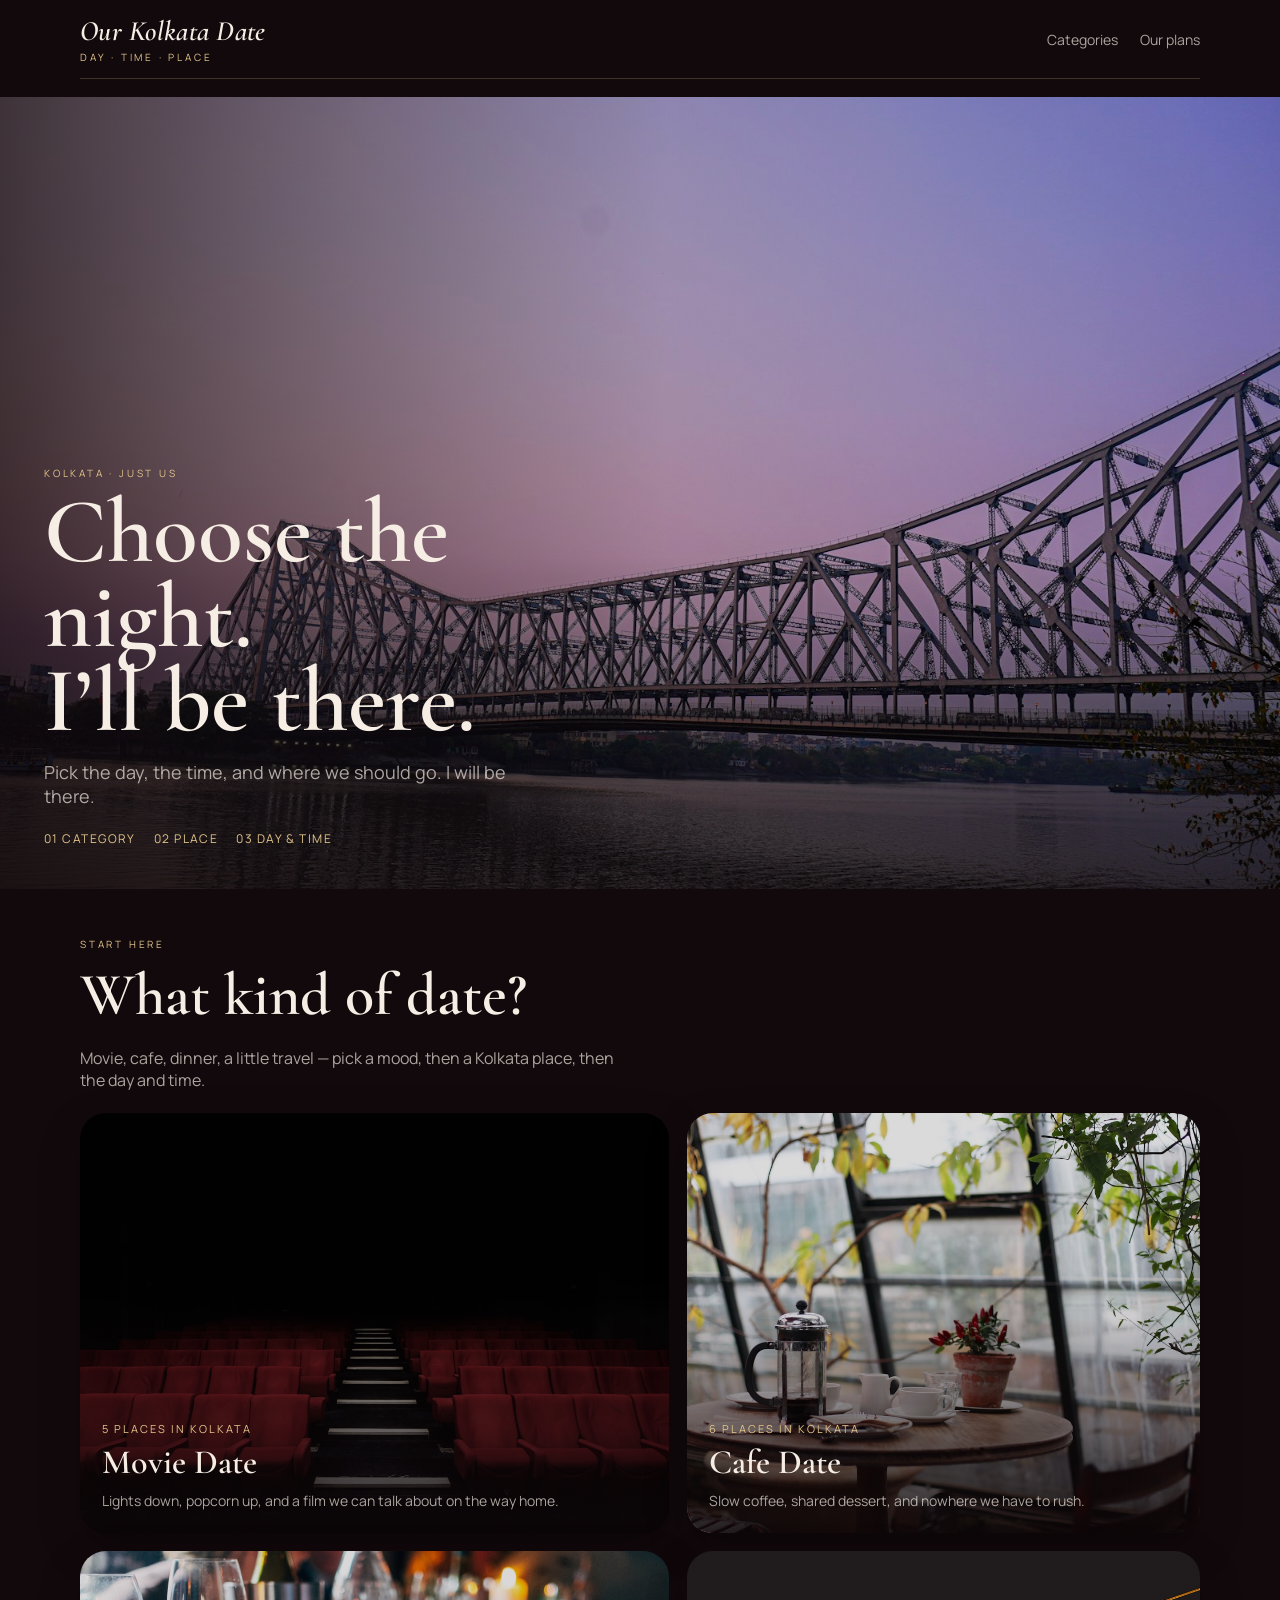
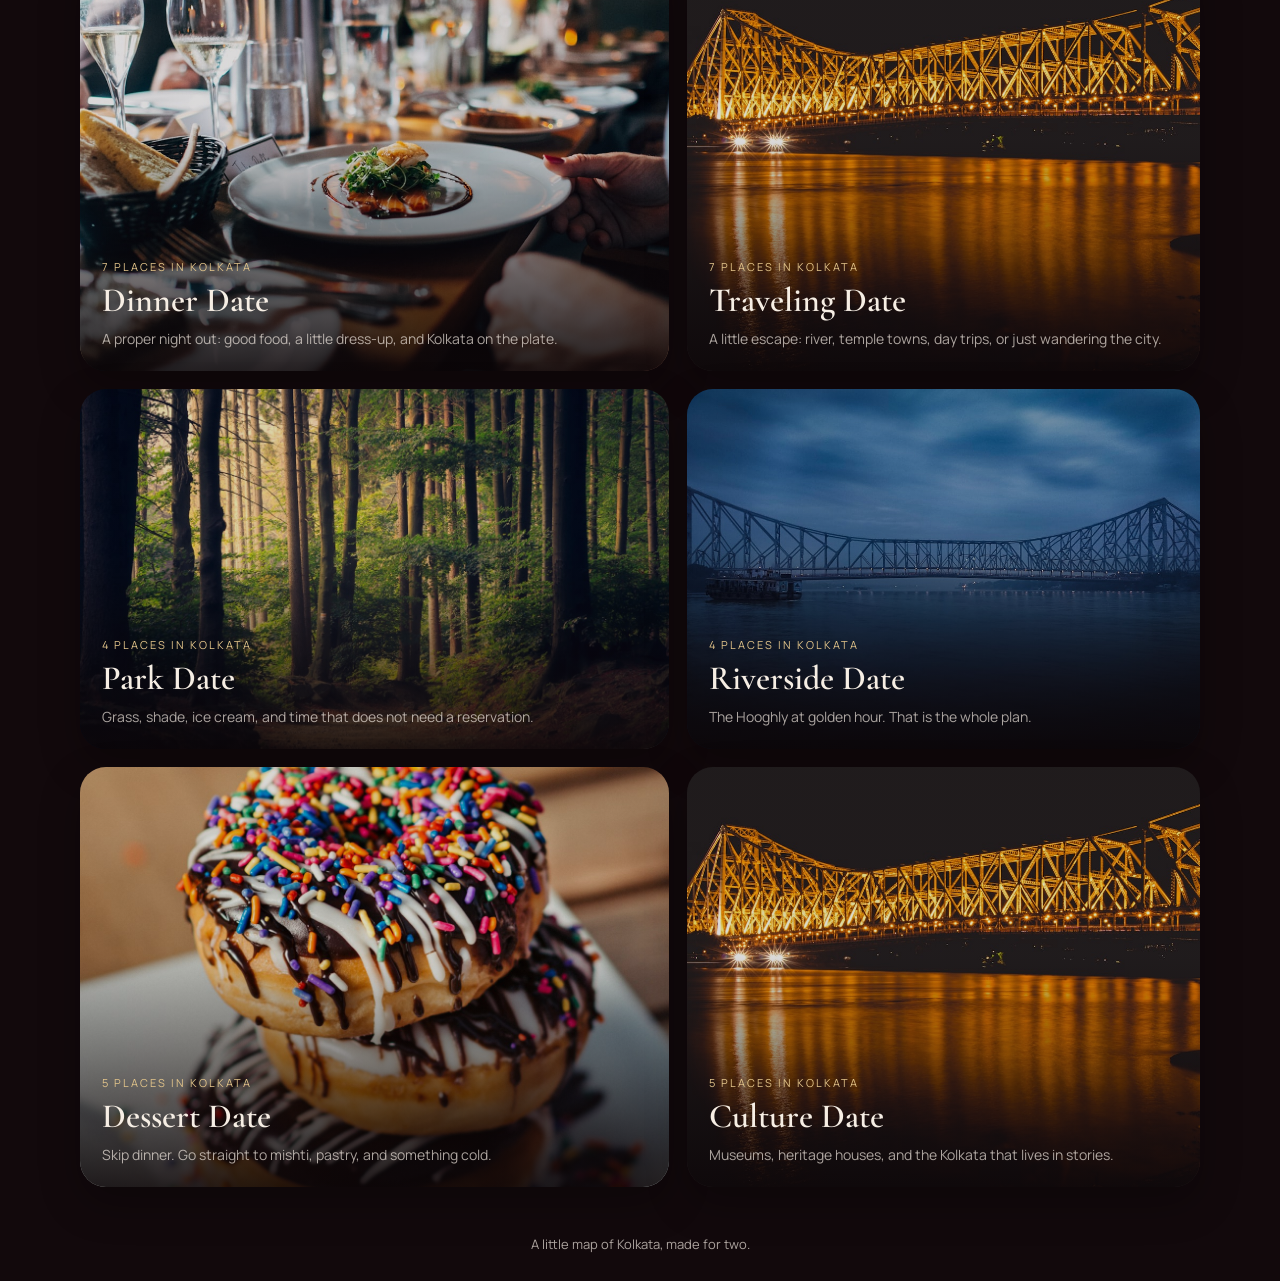
<file: index.html>
<!doctype html>
<html lang="en">
<head>
  <meta charset="utf-8">
  <meta name="viewport" content="width=device-width, initial-scale=1, viewport-fit=cover">
  <title>Our Kolkata Date</title>
  <link rel="preconnect" href="https://fonts.googleapis.com">
  <link rel="preconnect" href="https://fonts.gstatic.com" crossorigin>
  <link href="https://fonts.googleapis.com/css2?family=Cormorant+Garamond:ital,wght@0,500;0,600;0,700;1,500;1,600&family=Manrope:wght@400;500;600;700&display=swap" rel="stylesheet">
  <style>
    :root {
      --bg: #12090c;
      --bg-soft: #1c1014;
      --ink: #f6eee4;
      --muted: rgba(246, 238, 228, 0.68);
      --gold: #e2c48a;
      --gold-2: #b8894a;
      --wine: #9a3040;
      --line: rgba(226, 196, 138, 0.22);
      --shadow: 0 30px 60px rgba(0, 0, 0, 0.35);
    }
    * { box-sizing: border-box; }
    html, body { margin: 0; min-height: 100%; overflow-x: hidden; }
    body {
      font-family: Manrope, system-ui, sans-serif;
      color: var(--ink);
      background: var(--bg);
      padding-bottom: env(safe-area-inset-bottom);
    }
    img { max-width: 100%; display: block; }
    a { color: inherit; text-decoration: none; }
    button, input, textarea {
      font: inherit;
      color: inherit;
    }
    .serif { font-family: "Cormorant Garamond", serif; }
    .wrap { width: min(1120px, calc(100% - 32px)); margin: 0 auto; }
    .nav {
      position: sticky;
      top: 0;
      z-index: 20;
      display: flex;
      justify-content: space-between;
      align-items: center;
      gap: 16px;
      padding: 14px 0;
      background: var(--bg);
      border-bottom: 1px solid var(--line);
    }
    #app { padding-top: 18px; }
    .brand {
      display: flex;
      flex-direction: column;
      gap: 2px;
    }
    .brand strong {
      font-family: "Cormorant Garamond", serif;
      font-size: 28px;
      font-weight: 600;
      font-style: italic;
      letter-spacing: 0.01em;
    }
    .brand span, .kicker {
      color: var(--gold);
      letter-spacing: 0.28em;
      text-transform: uppercase;
      font-size: 10px;
    }
    .nav-links { display: flex; gap: 22px; font-size: 14px; color: var(--muted); }
    .nav-links a:hover { color: var(--gold); }
    .hero {
      position: relative;
      min-height: 88vh;
      margin: 0 calc(50% - 50vw) 48px;
      width: 100vw;
      border-radius: 0;
      overflow: hidden;
    }
    .hero img {
      width: 100%;
      height: 88vh;
      object-fit: cover;
      filter: saturate(1.08) contrast(1.08);
    }
    .hero-shade {
      position: absolute;
      inset: 0;
      background:
        linear-gradient(90deg, rgba(12,6,8,.78) 0%, rgba(12,6,8,.28) 52%, rgba(12,6,8,.18) 100%),
        linear-gradient(to top, rgba(12,6,8,.55), transparent 42%);
    }
    .hero-copy {
      position: absolute;
      left: 0;
      right: 0;
      bottom: 0;
      padding: 48px 44px 42px;
      max-width: 720px;
    }
    .hero h1 {
      font-family: "Cormorant Garamond", serif;
      font-size: clamp(48px, 8vw, 92px);
      line-height: 0.92;
      margin: 10px 0 16px;
      font-weight: 600;
    }
    .hero p { margin: 0; font-size: 18px; color: var(--muted); max-width: 46ch; }
    .steps {
      display: flex;
      gap: 18px;
      flex-wrap: wrap;
      margin: 22px 0 0;
      color: var(--gold);
      font-size: 12px;
      letter-spacing: 0.12em;
      text-transform: uppercase;
    }
    .grid {
      display: grid;
      grid-template-columns: 1.15fr 1fr;
      gap: 18px;
    }
    .tile {
      position: relative;
      min-height: 360px;
      border-radius: 26px;
      overflow: hidden;
      isolation: isolate;
      box-shadow: 0 16px 40px rgba(0,0,0,.28);
      transform: translateY(0);
      transition: transform .25s ease, box-shadow .25s ease;
    }
    .tile:hover { transform: translateY(-6px); box-shadow: var(--shadow); }
    .tile.wide { grid-column: auto; min-height: 420px; }
    .tile img { width: 100%; height: 100%; object-fit: cover; position: absolute; inset: 0; }
    .tile-shade {
      position: absolute;
      inset: 0;
      background: linear-gradient(to top, rgba(12,6,8,.88), rgba(12,6,8,.15) 55%);
    }
    .tile-copy {
      position: absolute;
      left: 0;
      right: 0;
      bottom: 0;
      padding: 22px;
    }
    .tile h2 {
      font-family: "Cormorant Garamond", serif;
      font-size: 34px;
      margin: 6px 0 8px;
      font-weight: 600;
    }
    .tile p { margin: 0; color: var(--muted); font-size: 14px; line-height: 1.45; }
    .count {
      color: var(--gold);
      font-size: 11px;
      letter-spacing: 0.18em;
      text-transform: uppercase;
    }
    .section-head { margin: 8px 0 22px; }
    .section-head h1, .section-head h2 {
      font-family: "Cormorant Garamond", serif;
      font-size: clamp(36px, 6vw, 60px);
      margin: 8px 0;
      font-weight: 600;
    }
    .section-head p { color: var(--muted); max-width: 54ch; }
    .back { color: var(--gold); font-size: 13px; }
    .place-grid { display: grid; grid-template-columns: 1fr 1fr; gap: 16px; }
    .place-card {
      display: flex;
      flex-direction: column;
      background: var(--bg-soft);
      border: 1px solid var(--line);
      border-radius: 22px;
      overflow: hidden;
      min-height: 0;
      transition: border-color .2s ease, transform .2s ease;
    }
    .place-card:hover { border-color: var(--gold); transform: translateY(-3px); }
    .place-card img { width: 100%; height: 210px; object-fit: cover; }
    .place-card div { padding: 20px 20px 18px; }
    .place-card h3 {
      font-family: "Cormorant Garamond", serif;
      font-size: 28px;
      margin: 0 0 4px;
    }
    .area { color: var(--gold); font-size: 13px; margin-bottom: 8px; }
    .place-card p { margin: 0; color: var(--muted); font-size: 14px; line-height: 1.45; }
    .cta { display: inline-block; margin-top: 14px; color: var(--ink); font-size: 13px; letter-spacing: .08em; text-transform: uppercase; }
    .book {
      display: grid;
      grid-template-columns: 1.05fr .95fr;
      gap: 24px;
      align-items: stretch;
      background: var(--bg-soft);
      border: 1px solid var(--line);
      border-radius: 28px;
      overflow: hidden;
    }
    .book-photo { min-height: 520px; position: relative; }
    .book-photo img { width: 100%; height: 100%; object-fit: cover; position: absolute; inset: 0; }
    .book-form { padding: 36px 32px; }
    label { display: block; font-size: 13px; margin: 0 0 8px; color: var(--muted); }
    input, textarea {
      width: 100%;
      background: rgba(255,255,255,.04);
      border: 1px solid var(--line);
      border-radius: 14px;
      padding: 13px 14px;
      outline: none;
      margin-bottom: 16px;
      color: var(--ink);
      color-scheme: dark;
    }
    input[type="date"]::-webkit-calendar-picker-indicator,
    input[type="time"]::-webkit-calendar-picker-indicator {
      filter: invert(1);
    }
    input:focus, textarea:focus { border-color: var(--gold); }
    .row { display: grid; grid-template-columns: 1fr 1fr; gap: 12px; }
    .btn {
      width: 100%;
      border: 0;
      background: linear-gradient(90deg, var(--gold), var(--gold-2));
      color: #2a160c;
      font-weight: 700;
      border-radius: 999px;
      padding: 14px 18px;
      cursor: pointer;
    }
    .error {
      display: none;
      background: rgba(154, 48, 64, .25);
      border: 1px solid rgba(154, 48, 64, .5);
      color: #ffd9de;
      padding: 10px 12px;
      border-radius: 12px;
      margin-bottom: 14px;
      font-size: 14px;
    }
    .ticket {
      width: min(560px, 100%);
      margin: 24px auto 0;
      background: #f6eee4;
      color: #2a160c;
      border-radius: 24px;
      overflow: hidden;
      box-shadow: var(--shadow);
    }
    .ticket-top {
      padding: 28px 28px 18px;
      background:
        linear-gradient(180deg, rgba(42,22,12,.08), transparent),
        #f6eee4;
    }
    .ticket-top .kicker { color: var(--wine); }
    .ticket h1 {
      font-family: "Cormorant Garamond", serif;
      font-size: 42px;
      margin: 6px 0 4px;
    }
    .ticket-meta { padding: 0 28px 28px; }
    .ticket-row {
      display: flex;
      justify-content: space-between;
      gap: 12px;
      padding: 12px 0;
      border-bottom: 1px dashed rgba(42,22,12,.18);
      font-size: 15px;
    }
    .ticket-row span { color: #7a5a48; }
    .actions { display: flex; justify-content: center; gap: 12px; flex-wrap: wrap; margin-top: 28px; }
    .ghost {
      display: inline-flex;
      align-items: center;
      justify-content: center;
      border: 1px solid var(--line);
      border-radius: 999px;
      padding: 12px 18px;
      color: var(--ink);
    }
    .plan-list { display: grid; gap: 12px; }
    .plan-row {
      display: flex;
      justify-content: space-between;
      gap: 16px;
      align-items: center;
      padding: 18px 20px;
      border: 1px solid var(--line);
      border-radius: 18px;
      background: var(--bg-soft);
    }
    .empty {
      text-align: center;
      padding: 64px 20px;
      border: 1px solid var(--line);
      border-radius: 28px;
      background: var(--bg-soft);
    }
    footer {
      padding: 48px 0 28px;
      text-align: center;
      color: var(--muted);
      font-size: 13px;
    }
    .latest { display: grid; grid-template-columns: repeat(3, 1fr); gap: 14px; margin-top: 18px; }
    .latest a {
      border: 1px solid var(--line);
      border-radius: 18px;
      padding: 18px;
      background: var(--bg-soft);
    }
    img.fallback, img.missing {
      object-fit: cover;
      background: linear-gradient(135deg, #4a2430, #1a1014);
    }
    @media (max-width: 960px) {
      .wrap { width: min(1120px, calc(100% - 24px)); }
      .grid, .place-grid, .book, .latest, .row { grid-template-columns: 1fr; }
      .tile, .tile.wide { grid-column: auto; min-height: 260px; }
      .place-card { grid-template-columns: 1fr; }
      .place-card img { width: 100%; height: 190px; }
      .book-photo { min-height: 220px; position: relative; }
      .hero {
        width: auto;
        max-width: none;
        margin: 0 0 28px;
        min-height: 68vh;
        border-radius: 22px;
      }
      .hero img { height: 68vh; }
      .hero-copy { padding: 22px 18px 20px; }
      .hero h1 { font-size: clamp(40px, 12vw, 64px); }
      .nav { gap: 10px; padding: 12px 0; }
      .brand strong { font-size: 22px; }
      .nav-links { gap: 14px; font-size: 13px; }
      .kicker, .brand span { letter-spacing: 0.16em; }
      .section-head { margin: 4px 0 18px; }
      .section-head h1, .section-head h2 { font-size: 40px; line-height: 1.05; }
      .place-card div { padding: 16px; }
      footer { padding: 28px 0 36px; }
    }
  </style>
</head>
<body>
  <div class="wrap">
    <header class="nav">
      <a class="brand" href="#/">
        <strong>Our Kolkata Date</strong>
        <span>day · time · place</span>
      </a>
      <nav class="nav-links">
        <a href="#/">Categories</a>
        <a href="#/our-dates">Our plans</a>
      </nav>
    </header>
    <main id="app"></main>
    <footer>A little map of Kolkata, made for two.</footer>
  </div>
  <script>window.DATE_CATALOG = {"couple_title":"Our Kolkata Date","tagline":"Pick the day, the time, and where we should go. I will be there.","categories":{"movie":{"name":"Movie Date","emoji":"🎬","blurb":"Lights down, popcorn up, and a film we can talk about on the way home.","accent":"#7c3aed","places":{"inox-south-city":{"name":"INOX South City Mall","area":"Prince Anwar Shah Road","note":"Big screens, easy food nearby, and a mall stroll after."},"pvr-quest":{"name":"PVR Quest Mall","area":"Park Circus","note":"Central, pretty, and perfect for a Park Circus evening."},"inox-city-centre":{"name":"INOX City Centre 1","area":"Salt Lake","note":"Comfortable seating and lots of post-movie dinner options."},"nandan":{"name":"Nandan","area":"AJC Bose Road","note":"For a quieter, more cinematic Kolkata kind of date."},"star-theatre":{"name":"Star Theatre","area":"Hatibagan","note":"Old-world theatre energy in North Kolkata."}}},"cafe":{"name":"Cafe Date","emoji":"☕","blurb":"Slow coffee, shared dessert, and nowhere we have to rush.","accent":"#c2410c","places":{"flurys":{"name":"Flurys","area":"Park Street","note":"Classic rum balls, breakfast, and Park Street people-watching."},"indian-coffee-house":{"name":"Indian Coffee House","area":"College Street","note":"Adda, history, and filter coffee in a room that never sleeps."},"sienna":{"name":"Sienna Store & Cafe","area":"Hindustan Park","note":"Pretty plates, plants, and a South Kolkata favourite."},"mrs-magpie":{"name":"Mrs Magpie","area":"Hindustan Park","note":"Pastries, tea, and a soft afternoon."},"dollys-tea":{"name":"Dolly's Tea Shop","area":"Dakshinapan","note":"Legendary teas and a uniquely Kolkata pause."},"oxford-cha-bar":{"name":"Cha Bar at Oxford Bookstore","area":"Park Street","note":"Books upstairs, tea downstairs, conversation in between."}}},"dinner":{"name":"Dinner Date","emoji":"🍽️","blurb":"A proper night out: good food, a little dress-up, and Kolkata on the plate.","accent":"#be123c","places":{"peter-cat":{"name":"Peter Cat","area":"Park Street","note":"Chelo kebab, dim lights, and a Park Street classic."},"mocambo":{"name":"Mocambo","area":"Park Street","note":"Old-school continental and that late-night Kolkata glow."},"oh-calcutta":{"name":"Oh! Calcutta","area":"Elgin Road / Forum","note":"Bengali favourites, dressed up for a date night."},"6-ballygunge":{"name":"6 Ballygunge Place","area":"Ballygunge","note":"Home-style Bengali thalis in a heritage bungalow mood."},"bohemian":{"name":"Bohemian","area":"Hindustan Park","note":"Inventive Bengali plates if you want something special."},"arsalan":{"name":"Arsalan","area":"Park Circus","note":"Biryani, rumali roti, and zero pretence."},"kewpies":{"name":"Kewpie's","area":"Elgin Road","note":"Family-run Bengali cooking that always feels like a treat."}}},"travel":{"name":"Traveling Date","emoji":"🚂","blurb":"A little escape: river, temple towns, day trips, or just wandering the city.","accent":"#0f766e","places":{"victoria-maidan":{"name":"Victoria Memorial & Maidan","area":"Queen’s Way","note":"Marble, gardens, and a long walk under the Kolkata sky."},"prinsep-howrah":{"name":"Prinsep Ghat & Howrah Bridge","area":"Strand Road","note":"Sunset on the Hooghly and the city’s most famous skyline."},"eco-park":{"name":"Eco Park","area":"New Town","note":"Boats, gardens, and a full afternoon away from traffic."},"dakshineswar-belur":{"name":"Dakshineswar & Belur Math","area":"North / Howrah","note":"Temples, the river, and a ferry between two banks."},"diamond-harbour":{"name":"Diamond Harbour","area":"South 24 Parganas","note":"A short train ride and the river opening toward the sea."},"shantiniketan":{"name":"Shantiniketan day trip","area":"Birbhum (from Howrah / Bolpur)","note":"Tagore country: red earth, crafts, and a slower day."},"sundarbans":{"name":"Sundarbans (Godkhali start)","area":"South 24 Parganas","note":"Mangroves, boats, and a proper adventure if you want a big one."}}},"park":{"name":"Park Date","emoji":"🌳","blurb":"Grass, shade, ice cream, and time that does not need a reservation.","accent":"#15803d","places":{"elliot-park":{"name":"Elliot Park","area":"Middleton Street","note":"A green pocket right in the middle of the city."},"rabindra-sarobar":{"name":"Rabindra Sarobar","area":"South Kolkata","note":"Lakeside walking and an easy, unhurried evening."},"central-park-salt-lake":{"name":"Central Park","area":"Salt Lake","note":"Wide paths, trees, and space to breathe."},"agri-horticultural":{"name":"Agri Horticultural Society Garden","area":"Alipore","note":"Quiet lawns and flowers when you want something pretty."}}},"riverside":{"name":"Riverside Date","emoji":"🌅","blurb":"The Hooghly at golden hour. That is the whole plan.","accent":"#0369a1","places":{"prinsep-ghat":{"name":"Prinsep Ghat","area":"Strand Road","note":"The postcard sunset: pillars, river, and street musicians."},"millennium-park":{"name":"Millennium Park","area":"Strand Road","note":"Breeze, benches, and a river cruise if you feel like it."},"outram-ghat":{"name":"Outram Ghat","area":"Near Howrah Bridge","note":"Closer to the bridge lights and the evening crowd."},"vidyasagar-setu-view":{"name":"Vidyasagar Setu view","area":"Hooghly waterfront","note":"Second Hooghly Bridge glittering after dark."}}},"dessert":{"name":"Dessert Date","emoji":"🍰","blurb":"Skip dinner. Go straight to mishti, pastry, and something cold.","accent":"#db2777","places":{"nahoums":{"name":"Nahoum's","area":"New Market","note":"Jewish bakery classics in the heart of New Market."},"kc-das":{"name":"K.C. Das","area":"Esplanade","note":"The rosogolla house. Non-negotiable Kolkata."},"bhim-chandra-nag":{"name":"Bhim Chandra Nag","area":"Bowbazar","note":"Old-school mishti from a legendary kitchen."},"paramount":{"name":"Paramount Sherbet","area":"College Street","note":"Daab sherbet and a century of College Street summers."},"flurys-dessert":{"name":"Flurys (dessert stop)","area":"Park Street","note":"Pastry window, rum balls, and a sweet Park Street pause."}}},"culture":{"name":"Culture Date","emoji":"🏛️","blurb":"Museums, heritage houses, and the Kolkata that lives in stories.","accent":"#b45309","places":{"indian-museum":{"name":"Indian Museum","area":"Chowringhee","note":"The oldest museum in India — plenty to wander through."},"victoria-memorial":{"name":"Victoria Memorial","area":"Maidan","note":"Galleries inside, gardens outside, photographs everywhere."},"jorasanko":{"name":"Jorasanko Thakurbari","area":"North Kolkata","note":"Tagore’s family home and a slower, storied afternoon."},"kumartuli":{"name":"Kumartuli","area":"North Kolkata","note":"Idol-makers’ lanes — especially magical before Puja."},"marble-palace":{"name":"Marble Palace","area":"Muktaram Babu Street","note":"A slightly secret, slightly grand North Kolkata mansion."}}}}};</script>
  <script>
    const STORAGE_KEY = 'kolkata-date-plans';
    const MEDIA = {
      hero: 'images/hero.jpg',
      movie: 'images/movie.jpg',
      cafe: 'images/cafe.jpg',
      dinner: 'images/dinner.jpg',
      travel: 'images/travel.jpg',
      park: 'images/park.jpg',
      riverside: 'images/riverside.jpg',
      dessert: 'images/dessert.jpg',
      culture: 'images/culture.jpg'
    };
    const PLACE_MEDIA = {
      'inox-south-city': MEDIA.movie,
      'pvr-quest': 'images/cinema.jpg',
      'inox-city-centre': MEDIA.movie,
      'nandan': 'images/cinema.jpg',
      'star-theatre': 'images/cinema.jpg',
      'flurys': 'images/flurys.jpg',
      'indian-coffee-house': 'images/coffee-house.jpg',
      'sienna': MEDIA.cafe,
      'mrs-magpie': 'images/pastry.jpg',
      'dollys-tea': 'images/tea.jpg',
      'oxford-cha-bar': 'images/books.jpg',
      'peter-cat': MEDIA.dinner,
      'mocambo': MEDIA.dinner,
      'oh-calcutta': MEDIA.dinner,
      '6-ballygunge': MEDIA.dinner,
      'bohemian': MEDIA.dinner,
      'arsalan': 'images/biryani.jpg',
      'kewpies': MEDIA.dinner,
      'victoria-maidan': MEDIA.culture,
      'prinsep-howrah': MEDIA.hero,
      'eco-park': MEDIA.park,
      'dakshineswar-belur': MEDIA.culture,
      'diamond-harbour': MEDIA.riverside,
      'shantiniketan': MEDIA.park,
      'sundarbans': MEDIA.park,
      'elliot-park': MEDIA.park,
      'rabindra-sarobar': MEDIA.riverside,
      'central-park-salt-lake': MEDIA.park,
      'agri-horticultural': MEDIA.park,
      'prinsep-ghat': MEDIA.hero,
      'millennium-park': MEDIA.riverside,
      'outram-ghat': MEDIA.hero,
      'vidyasagar-setu-view': MEDIA.hero,
      'nahoums': MEDIA.dessert,
      'kc-das': 'images/flurys.jpg',
      'bhim-chandra-nag': MEDIA.dessert,
      'paramount': 'images/tea.jpg',
      'flurys-dessert': 'images/flurys.jpg',
      'indian-museum': MEDIA.culture,
      'victoria-memorial': MEDIA.culture,
      'jorasanko': MEDIA.culture,
      'kumartuli': MEDIA.culture,
      'marble-palace': MEDIA.culture
    };

    let catalog = null;
    const $ = (sel) => document.querySelector(sel);
    const escapeHtml = (value) => String(value ?? '')
      .replaceAll('&', '&amp;').replaceAll('<', '&lt;').replaceAll('>', '&gt;').replaceAll('"', '&quot;');
    const loadPlans = () => { try { return JSON.parse(localStorage.getItem(STORAGE_KEY) || '[]'); } catch { return []; } };
    const savePlans = (plans) => localStorage.setItem(STORAGE_KEY, JSON.stringify(plans));
    const todayIso = () => {
      const now = new Date();
      return new Date(now.getTime() - now.getTimezoneOffset() * 60000).toISOString().slice(0, 10);
    };
    const formatDay = (iso, long = false) => new Date(iso + 'T12:00:00').toLocaleDateString('en-IN', {
      weekday: long ? 'long' : 'short', day: 'numeric', month: long ? 'long' : 'short', year: 'numeric'
    });
    const formatTime = (hhmm) => {
      const [h, m] = String(hhmm).split(':').map(Number);
      const d = new Date(); d.setHours(h, m);
      return d.toLocaleTimeString('en-IN', { hour: 'numeric', minute: '2-digit' });
    };
    const pathParts = () => location.hash.replace(/^#/, '').split('/').filter(Boolean);
    const imgFor = (category, place) => PLACE_MEDIA[place] || MEDIA[category] || MEDIA.hero;
    const photo = (src, alt) => `<img src="${src}" alt="${escapeHtml(alt)}" loading="lazy" decoding="async" onerror="this.onerror=null;this.src='images/hero.jpg';this.classList.add('fallback')">`;

    const renderHome = () => {
      const plans = loadPlans().slice().reverse().slice(0, 3);
      const slugs = Object.keys(catalog.categories);
      const tiles = slugs.map((slug, i) => {
        const category = catalog.categories[slug];
        const wide = i % 3 === 0 ? ' wide' : '';
        return `
          <a class="tile${wide}" href="#/plan/${slug}">
            ${photo(MEDIA[slug], category.name)}
            <div class="tile-shade"></div>
            <div class="tile-copy">
              <div class="count">${Object.keys(category.places).length} places in Kolkata</div>
              <h2>${escapeHtml(category.name)}</h2>
              <p>${escapeHtml(category.blurb)}</p>
            </div>
          </a>`;
      }).join('');
      const latest = plans.length ? `
        <div class="section-head" style="margin-top:48px">
          <div class="kicker">already chosen</div>
          <h2>Latest plans</h2>
        </div>
        <div class="latest">
          ${plans.map((plan) => `
            <a href="#/dates/${plan.id}">
              <div class="count">${escapeHtml(plan.category_name)}</div>
              <h3 class="serif" style="font-size:28px;margin:8px 0 6px">${escapeHtml(plan.place_name)}</h3>
              <p style="color:var(--muted);margin:0">${formatDay(plan.planned_on)} · ${formatTime(plan.planned_at)}</p>
            </a>`).join('')}
        </div>` : '';
      return `
        <section class="hero">
          ${photo(MEDIA.hero, 'Howrah Bridge, Kolkata at dusk')}
          <div class="hero-shade"></div>
          <div class="hero-copy">
            <div class="kicker">Kolkata · just us</div>
            <h1>Choose the night.<br>I’ll be there.</h1>
            <p>${escapeHtml(catalog.tagline)}</p>
            <div class="steps"><span>01 Category</span><span>02 Place</span><span>03 Day & time</span></div>
          </div>
        </section>
        <div class="section-head">
          <div class="kicker">start here</div>
          <h2>What kind of date?</h2>
          <p>Movie, cafe, dinner, a little travel — pick a mood, then a Kolkata place, then the day and time.</p>
        </div>
        <section class="grid">${tiles}</section>
        ${latest}`;
    };

    const renderCategory = (slug) => {
      const category = catalog.categories[slug];
      if (!category) return '<p>That category is not on the list.</p>';
      const places = Object.entries(category.places).map(([placeSlug, place]) => `
        <a class="place-card" href="#/plan/${slug}/${placeSlug}">
          ${photo(imgFor(slug, placeSlug), place.name)}
          <div>
            <h3>${escapeHtml(place.name)}</h3>
            <div class="area">${escapeHtml(place.area)}, Kolkata</div>
            <p>${escapeHtml(place.note)}</p>
            <span class="cta">Choose day & time →</span>
          </div>
        </a>`).join('');
      return `
        <p><a class="back" href="#/">← All categories</a></p>
        <div class="section-head">
          <div class="kicker">${escapeHtml(category.emoji)} ${escapeHtml(category.name)}</div>
          <h1>${escapeHtml(category.name)}</h1>
          <p>${escapeHtml(category.blurb)}</p>
        </div>
        <div class="place-grid">${places}</div>`;
    };

    const renderCreate = (categorySlug, placeSlug) => {
      const category = catalog.categories[categorySlug];
      const place = category?.places?.[placeSlug];
      if (!place) return '<p>That place is not on the list.</p>';
      return `
        <p><a class="back" href="#/plan/${categorySlug}">← Other ${escapeHtml(category.name.toLowerCase())}s</a></p>
        <div class="book">
          <div class="book-photo">
            ${photo(imgFor(categorySlug, placeSlug), place.name)}
          </div>
          <form class="book-form" id="date-form">
            <div class="kicker">${escapeHtml(category.name)}</div>
            <h1 class="serif" style="font-size:48px;margin:8px 0 6px">${escapeHtml(place.name)}</h1>
            <p class="area">${escapeHtml(place.area)}, Kolkata</p>
            <p style="color:var(--muted);margin:0 0 22px">${escapeHtml(place.note)}</p>
            <div class="error" id="form-error"></div>
            <label>Your name <span style="opacity:.6">(optional)</span></label>
            <input name="planner_name" maxlength="80" placeholder="So I know who locked this in">
            <div class="row">
              <div>
                <label>Day</label>
                <input name="planned_on" type="date" required min="${todayIso()}">
              </div>
              <div>
                <label>Time</label>
                <input name="planned_at" type="time" required value="18:00">
              </div>
            </div>
            <label>A little note <span style="opacity:.6">(optional)</span></label>
            <textarea name="note" rows="4" maxlength="500" placeholder="Wear something cute. I will bring flowers."></textarea>
            <button class="btn" type="submit">Lock in this date</button>
          </form>
        </div>`;
    };

    const renderShow = (id) => {
      const plan = loadPlans().find((item) => item.id === id);
      if (!plan) return '<p>This date is not on the calendar yet.</p>';
      return `
        <div style="text-align:center" class="kicker">it is a date</div>
        <h1 class="serif" style="text-align:center;font-size:clamp(40px,7vw,70px);margin:8px 0 0">See you in Kolkata</h1>
        <article class="ticket">
          <div class="ticket-top">
            <div class="kicker">${escapeHtml(plan.category_name)}</div>
            <h1>${escapeHtml(plan.place_name)}</h1>
            <p style="margin:0;color:#7a5a48">${escapeHtml(plan.place_area)}, Kolkata</p>
          </div>
          <div class="ticket-meta">
            <div class="ticket-row"><span>Day</span><strong>${formatDay(plan.planned_on, true)}</strong></div>
            <div class="ticket-row"><span>Time</span><strong>${formatTime(plan.planned_at)}</strong></div>
            ${plan.planner_name ? `<div class="ticket-row"><span>Chosen by</span><strong>${escapeHtml(plan.planner_name)}</strong></div>` : ''}
            ${plan.note ? `<div class="ticket-row"><span>Note</span><strong>${escapeHtml(plan.note)}</strong></div>` : ''}
          </div>
        </article>
        <div class="actions">
          <a class="btn" style="width:auto;padding:12px 22px" href="#/">Plan another</a>
          <a class="ghost" href="#/our-dates">All our dates</a>
        </div>`;
    };

    const renderIndex = () => {
      const plans = loadPlans().slice().sort((a, b) => (a.planned_on + a.planned_at).localeCompare(b.planned_on + b.planned_at));
      if (!plans.length) {
        return `
          <div class="empty">
            <div class="kicker">calendar</div>
            <h1 class="serif" style="font-size:48px;margin:8px 0">Nothing on the calendar yet</h1>
            <p style="color:var(--muted)">Pick a mood, a Kolkata place, then a day and time.</p>
            <a class="btn" style="width:auto;display:inline-block;margin-top:8px;padding:12px 22px" href="#/">Start with a category</a>
          </div>`;
      }
      return `
        <div class="section-head">
          <div class="kicker">calendar</div>
          <h1>Our plans</h1>
          <p>Every date locked in — the day, the time, and the place in Kolkata.</p>
        </div>
        <div class="plan-list">
          ${plans.map((plan) => `
            <a class="plan-row" href="#/dates/${plan.id}">
              <div>
                <div class="count">${escapeHtml(plan.category_name)}</div>
                <h3 class="serif" style="font-size:30px;margin:4px 0">${escapeHtml(plan.place_name)}</h3>
                <div class="area">${escapeHtml(plan.place_area)}, Kolkata</div>
              </div>
              <div style="text-align:right;color:var(--muted)">
                <div>${formatDay(plan.planned_on)}</div>
                <div>${formatTime(plan.planned_at)}</div>
              </div>
            </a>`).join('')}
        </div>`;
    };

    const bindCreate = (categorySlug, placeSlug) => {
      const form = $('#date-form');
      if (!form) return;
      form.addEventListener('submit', (event) => {
        event.preventDefault();
        const category = catalog.categories[categorySlug];
        const place = category.places[placeSlug];
        const data = new FormData(form);
        const plannedOn = data.get('planned_on');
        const error = $('#form-error');
        if (!plannedOn || plannedOn < todayIso()) {
          error.style.display = 'block';
          error.textContent = 'Pick today or a day still ahead.';
          return;
        }
        const plan = {
          id: crypto.randomUUID(),
          planner_name: String(data.get('planner_name') || '').trim(),
          category_slug: categorySlug,
          category_name: category.name,
          place_slug: placeSlug,
          place_name: place.name,
          place_area: place.area,
          planned_on: plannedOn,
          planned_at: String(data.get('planned_at') || '').slice(0, 5),
          note: String(data.get('note') || '').trim()
        };
        savePlans([...loadPlans(), plan]);
        location.hash = `#/dates/${plan.id}`;
      });
    };

    const render = () => {
      const parts = pathParts();
      let html = renderHome();
      if (parts[0] === 'our-dates') html = renderIndex();
      else if (parts[0] === 'dates' && parts[1]) html = renderShow(parts[1]);
      else if (parts[0] === 'plan' && parts[1] && parts[2]) html = renderCreate(parts[1], parts[2]);
      else if (parts[0] === 'plan' && parts[1]) html = renderCategory(parts[1]);
      $('#app').innerHTML = html;
      if (parts[0] === 'plan' && parts[1] && parts[2]) bindCreate(parts[1], parts[2]);
      window.scrollTo({ top: 0, behavior: 'instant' });
    };

    const boot = (data) => {
      catalog = data;
      if (!location.hash) location.hash = '#/';
      render();
      window.addEventListener('hashchange', render);
    };
    if (window.DATE_CATALOG) boot(window.DATE_CATALOG);
  </script>
</body>
</html>
</file>
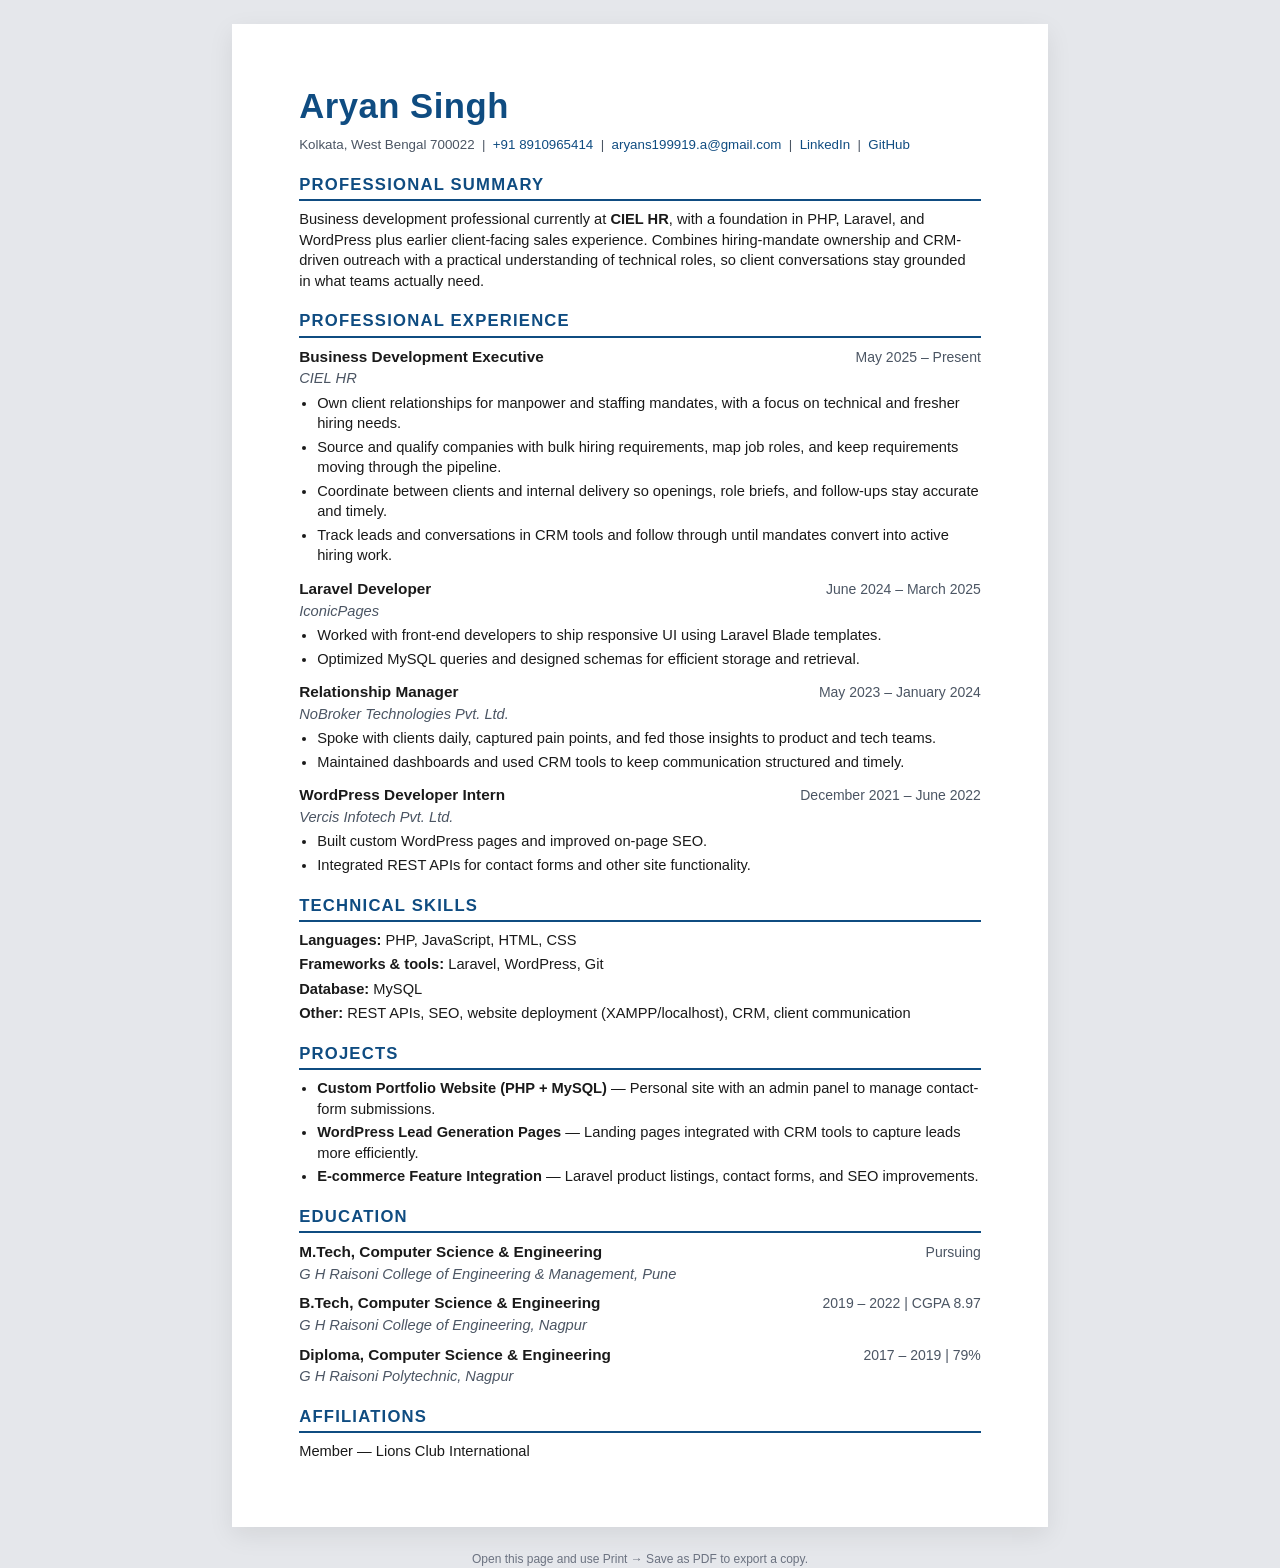
<file: public/resume.html>
<!DOCTYPE html>
<html lang="en">
<head>
  <meta charset="utf-8">
  <meta name="viewport" content="width=device-width, initial-scale=1">
  <title>Aryan Singh — Resume</title>
  <style>
    :root {
      --ink: #1a1a1a;
      --muted: #4b5563;
      --line: #d1d5db;
      --accent: #0f4c81;
    }
    * { box-sizing: border-box; }
    body {
      margin: 0;
      color: var(--ink);
      font-family: "Calibri", "Segoe UI", Arial, sans-serif;
      font-size: 11pt;
      line-height: 1.4;
      background: #e5e7eb;
    }
    .page {
      max-width: 8.5in;
      margin: 24px auto;
      background: #fff;
      padding: 0.6in 0.7in;
      box-shadow: 0 8px 24px rgba(0,0,0,.08);
    }
    h1 {
      margin: 0;
      font-size: 26pt;
      letter-spacing: 0.5px;
      color: var(--accent);
      font-weight: 700;
    }
    .contact {
      margin-top: 6px;
      color: var(--muted);
      font-size: 10pt;
    }
    .contact a { color: var(--accent); text-decoration: none; }
    h2 {
      margin: 18px 0 8px;
      font-size: 12.5pt;
      text-transform: uppercase;
      letter-spacing: 1.2px;
      color: var(--accent);
      border-bottom: 2px solid var(--accent);
      padding-bottom: 3px;
    }
    p { margin: 0 0 8px; }
    .job { margin-bottom: 12px; }
    .job-head {
      display: flex;
      justify-content: space-between;
      gap: 12px;
      align-items: baseline;
      flex-wrap: wrap;
    }
    .job-title { font-weight: 700; font-size: 11.5pt; }
    .job-dates { color: var(--muted); font-size: 10.5pt; white-space: nowrap; }
    .job-org { color: var(--muted); font-style: italic; margin: 1px 0 4px; }
    ul { margin: 0; padding-left: 18px; }
    li { margin-bottom: 3px; }
    .skills { margin: 0; padding: 0; list-style: none; }
    .skills li { margin-bottom: 4px; }
    .edu { margin-bottom: 8px; }
    .print-hint {
      text-align: center;
      color: #6b7280;
      font-size: 12px;
      margin: 12px 0 0;
    }
    @media print {
      body { background: #fff; }
      .page { margin: 0; box-shadow: none; padding: 0.4in 0.5in; max-width: none; }
      .print-hint { display: none; }
    }
  </style>
</head>
<body>
  <main class="page">
    <header>
      <h1>Aryan Singh</h1>
      <p class="contact">
        Kolkata, West Bengal 700022
        &nbsp;|&nbsp; <a href="tel:+918910965414">+91 8910965414</a>
        &nbsp;|&nbsp; <a href="mailto:aryans199919.a@gmail.com">aryans199919.a@gmail.com</a>
        &nbsp;|&nbsp; <a href="https://www.linkedin.com/in/aryansingh1999/" target="_blank" rel="noopener">LinkedIn</a>
        &nbsp;|&nbsp; <a href="https://github.com/aryanrocco" target="_blank" rel="noopener">GitHub</a>
      </p>
    </header>

    <h2>Professional Summary</h2>
    <p>
      Business development professional currently at <strong>CIEL HR</strong>, with a foundation in
      PHP, Laravel, and WordPress plus earlier client-facing sales experience. Combines hiring-mandate
      ownership and CRM-driven outreach with a practical understanding of technical roles, so client
      conversations stay grounded in what teams actually need.
    </p>

    <h2>Professional Experience</h2>

    <article class="job">
      <div class="job-head">
        <span class="job-title">Business Development Executive</span>
        <span class="job-dates">May 2025 – Present</span>
      </div>
      <div class="job-org">CIEL HR</div>
      <ul>
        <li>Own client relationships for manpower and staffing mandates, with a focus on technical and fresher hiring needs.</li>
        <li>Source and qualify companies with bulk hiring requirements, map job roles, and keep requirements moving through the pipeline.</li>
        <li>Coordinate between clients and internal delivery so openings, role briefs, and follow-ups stay accurate and timely.</li>
        <li>Track leads and conversations in CRM tools and follow through until mandates convert into active hiring work.</li>
      </ul>
    </article>

    <article class="job">
      <div class="job-head">
        <span class="job-title">Laravel Developer</span>
        <span class="job-dates">June 2024 – March 2025</span>
      </div>
      <div class="job-org">IconicPages</div>
      <ul>
        <li>Worked with front-end developers to ship responsive UI using Laravel Blade templates.</li>
        <li>Optimized MySQL queries and designed schemas for efficient storage and retrieval.</li>
      </ul>
    </article>

    <article class="job">
      <div class="job-head">
        <span class="job-title">Relationship Manager</span>
        <span class="job-dates">May 2023 – January 2024</span>
      </div>
      <div class="job-org">NoBroker Technologies Pvt. Ltd.</div>
      <ul>
        <li>Spoke with clients daily, captured pain points, and fed those insights to product and tech teams.</li>
        <li>Maintained dashboards and used CRM tools to keep communication structured and timely.</li>
      </ul>
    </article>

    <article class="job">
      <div class="job-head">
        <span class="job-title">WordPress Developer Intern</span>
        <span class="job-dates">December 2021 – June 2022</span>
      </div>
      <div class="job-org">Vercis Infotech Pvt. Ltd.</div>
      <ul>
        <li>Built custom WordPress pages and improved on-page SEO.</li>
        <li>Integrated REST APIs for contact forms and other site functionality.</li>
      </ul>
    </article>

    <h2>Technical Skills</h2>
    <ul class="skills">
      <li><strong>Languages:</strong> PHP, JavaScript, HTML, CSS</li>
      <li><strong>Frameworks &amp; tools:</strong> Laravel, WordPress, Git</li>
      <li><strong>Database:</strong> MySQL</li>
      <li><strong>Other:</strong> REST APIs, SEO, website deployment (XAMPP/localhost), CRM, client communication</li>
    </ul>

    <h2>Projects</h2>
    <ul>
      <li><strong>Custom Portfolio Website (PHP + MySQL)</strong> — Personal site with an admin panel to manage contact-form submissions.</li>
      <li><strong>WordPress Lead Generation Pages</strong> — Landing pages integrated with CRM tools to capture leads more efficiently.</li>
      <li><strong>E-commerce Feature Integration</strong> — Laravel product listings, contact forms, and SEO improvements.</li>
    </ul>

    <h2>Education</h2>
    <div class="edu">
      <div class="job-head">
        <span class="job-title">M.Tech, Computer Science &amp; Engineering</span>
        <span class="job-dates">Pursuing</span>
      </div>
      <div class="job-org">G H Raisoni College of Engineering &amp; Management, Pune</div>
    </div>
    <div class="edu">
      <div class="job-head">
        <span class="job-title">B.Tech, Computer Science &amp; Engineering</span>
        <span class="job-dates">2019 – 2022 | CGPA 8.97</span>
      </div>
      <div class="job-org">G H Raisoni College of Engineering, Nagpur</div>
    </div>
    <div class="edu">
      <div class="job-head">
        <span class="job-title">Diploma, Computer Science &amp; Engineering</span>
        <span class="job-dates">2017 – 2019 | 79%</span>
      </div>
      <div class="job-org">G H Raisoni Polytechnic, Nagpur</div>
    </div>

    <h2>Affiliations</h2>
    <p>Member — Lions Club International</p>
  </main>
  <p class="print-hint">Open this page and use Print → Save as PDF to export a copy.</p>
</body>
</html>
</file>
